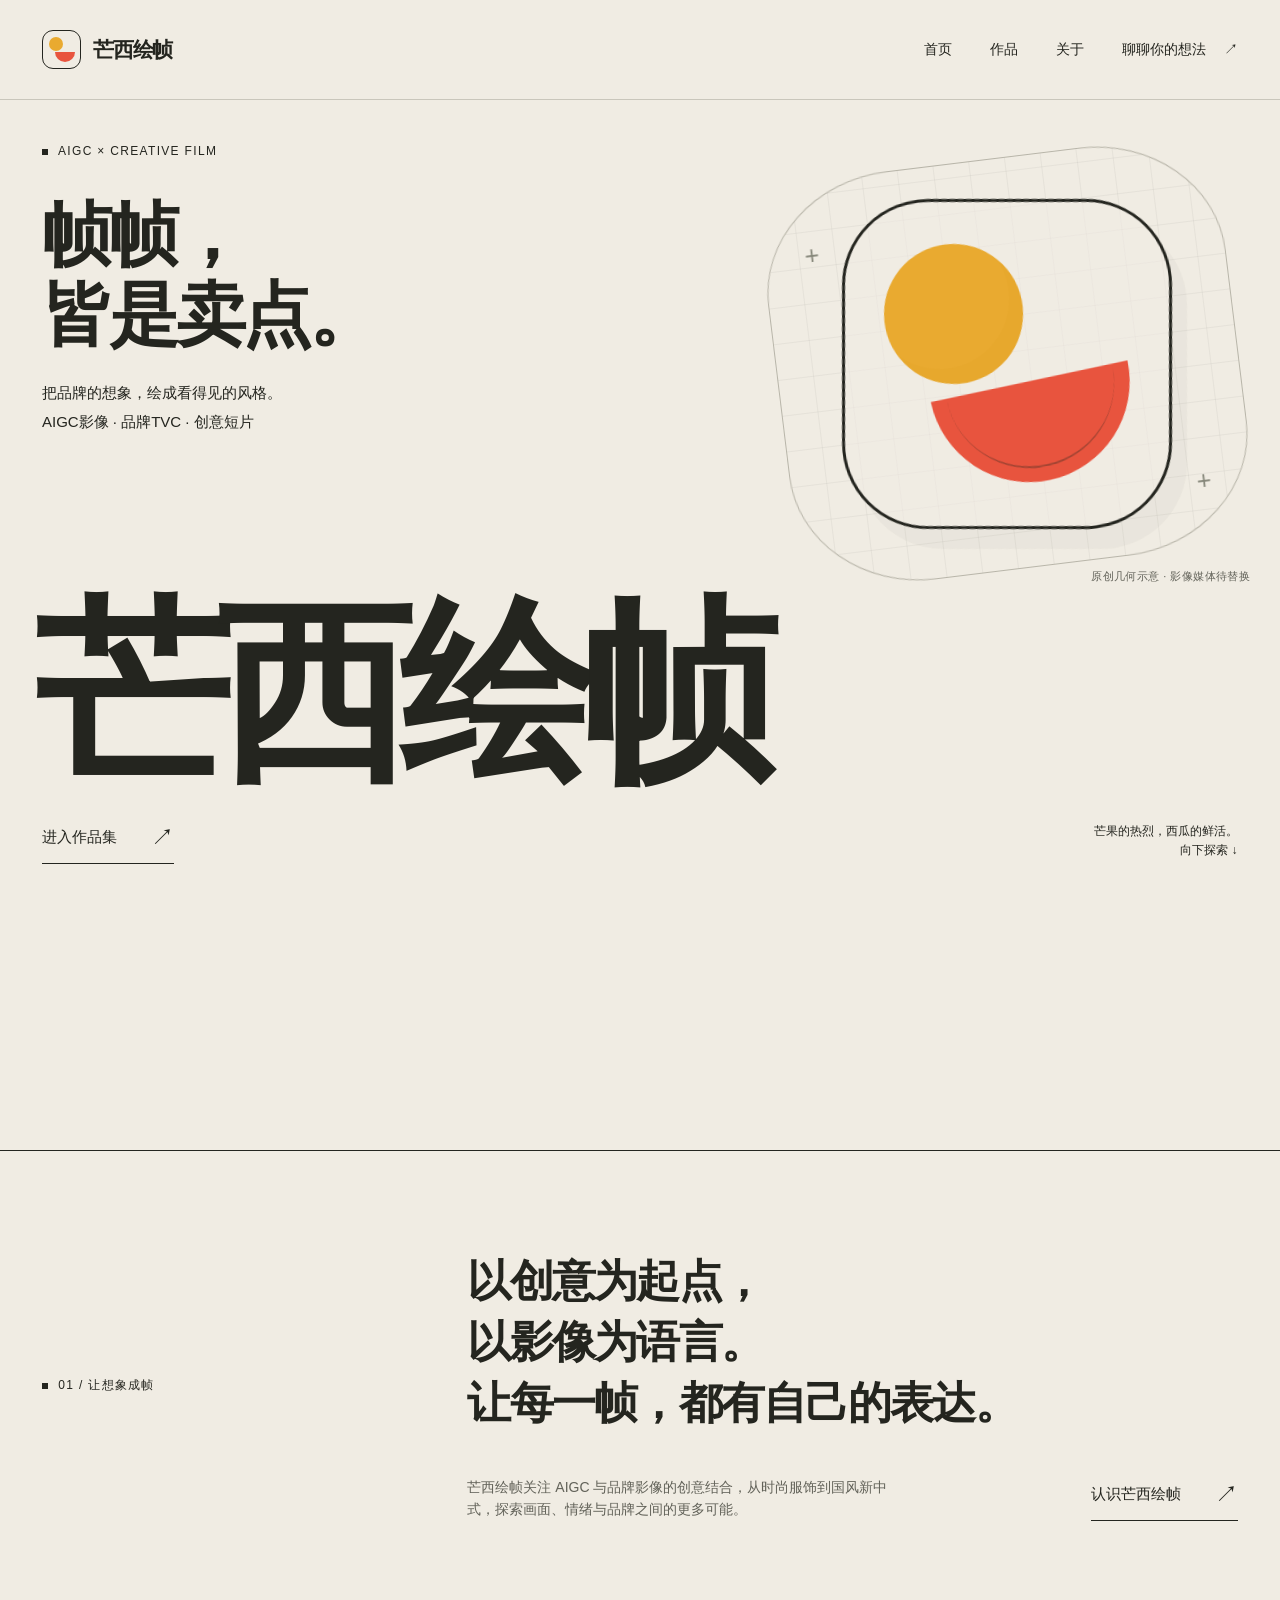
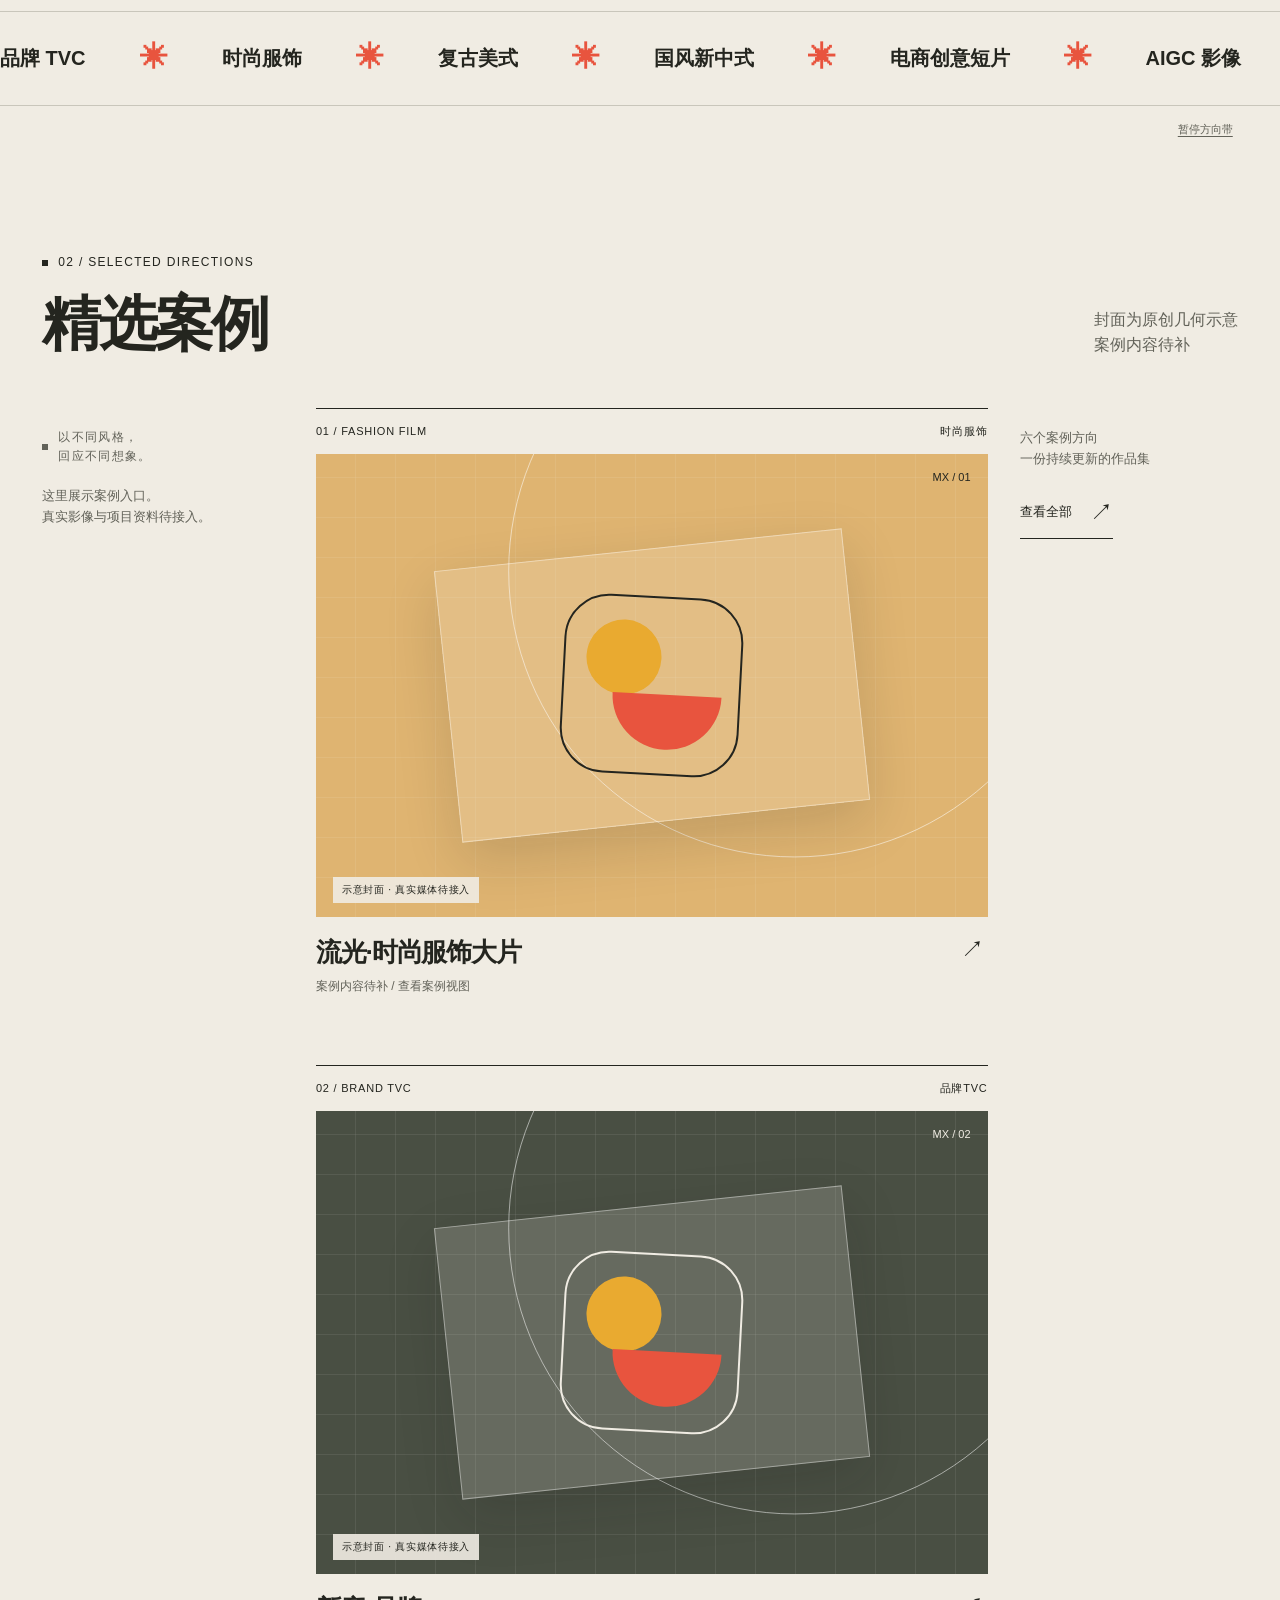
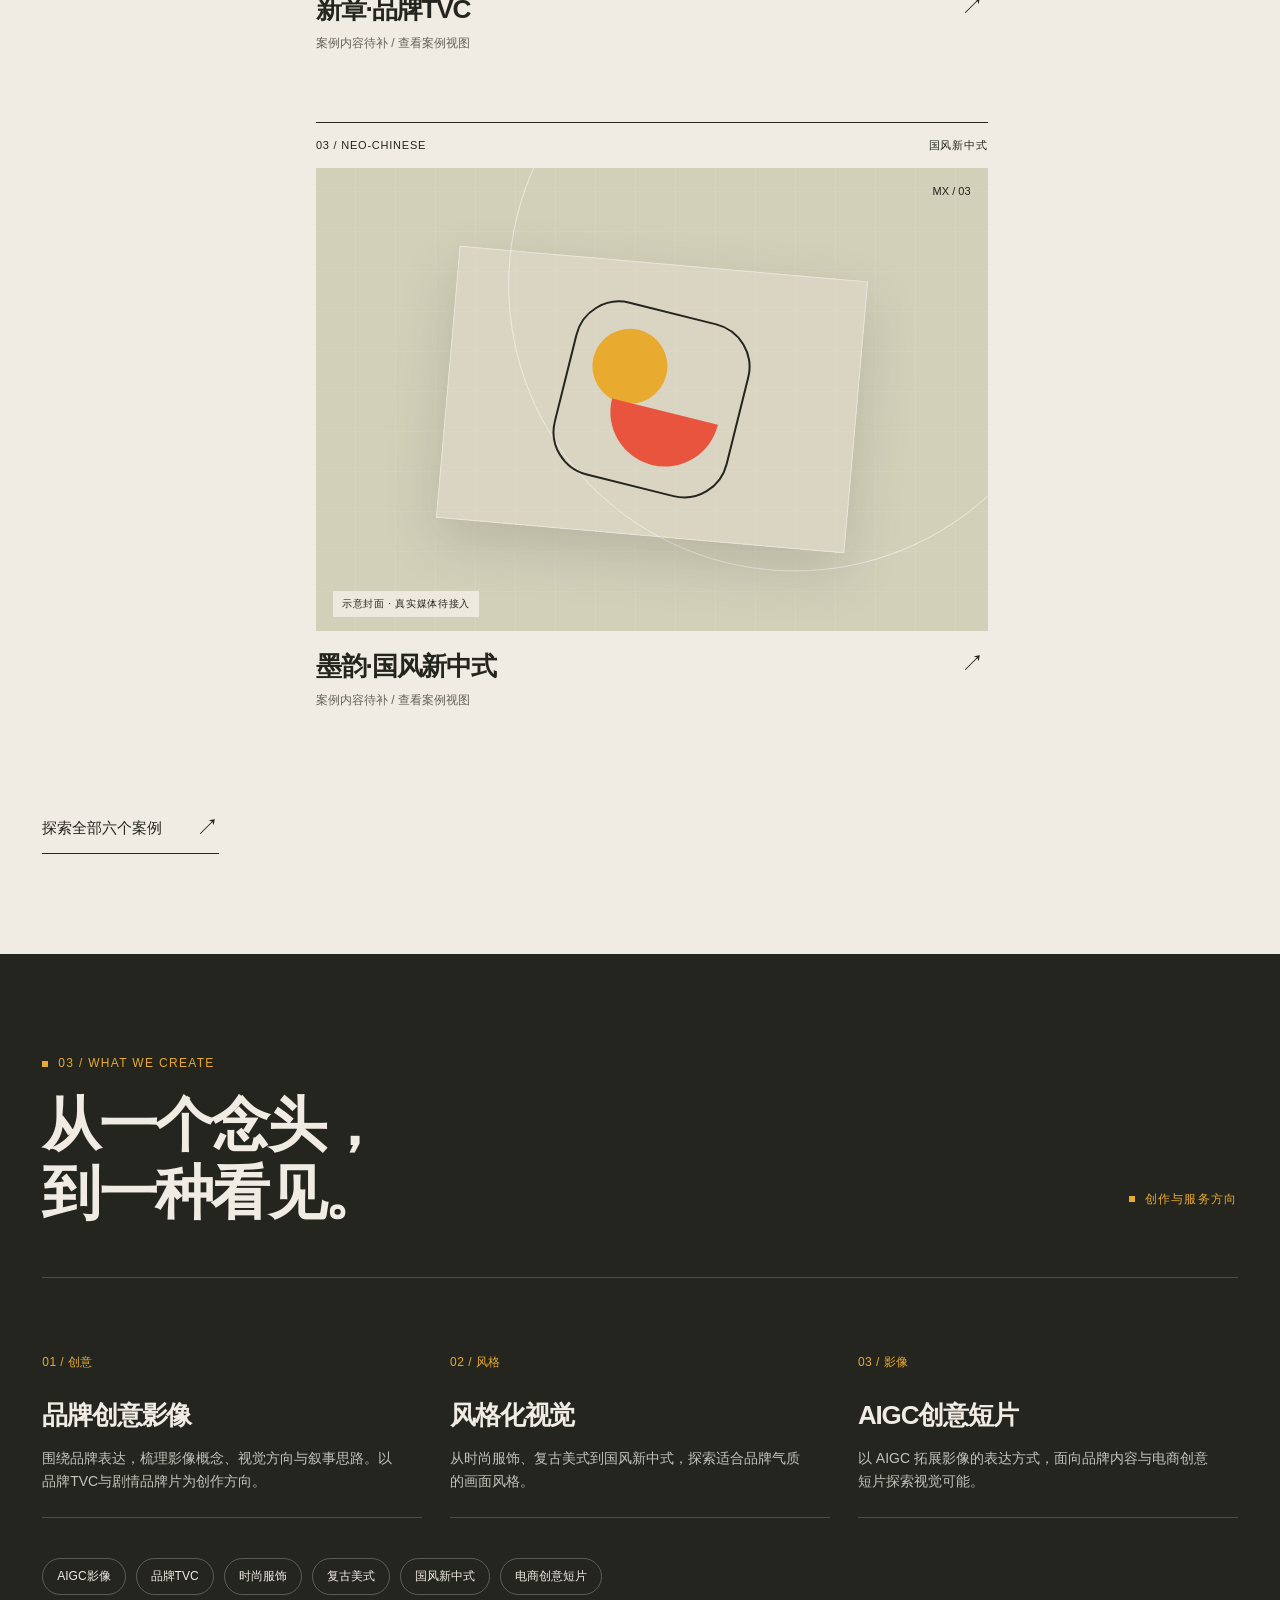
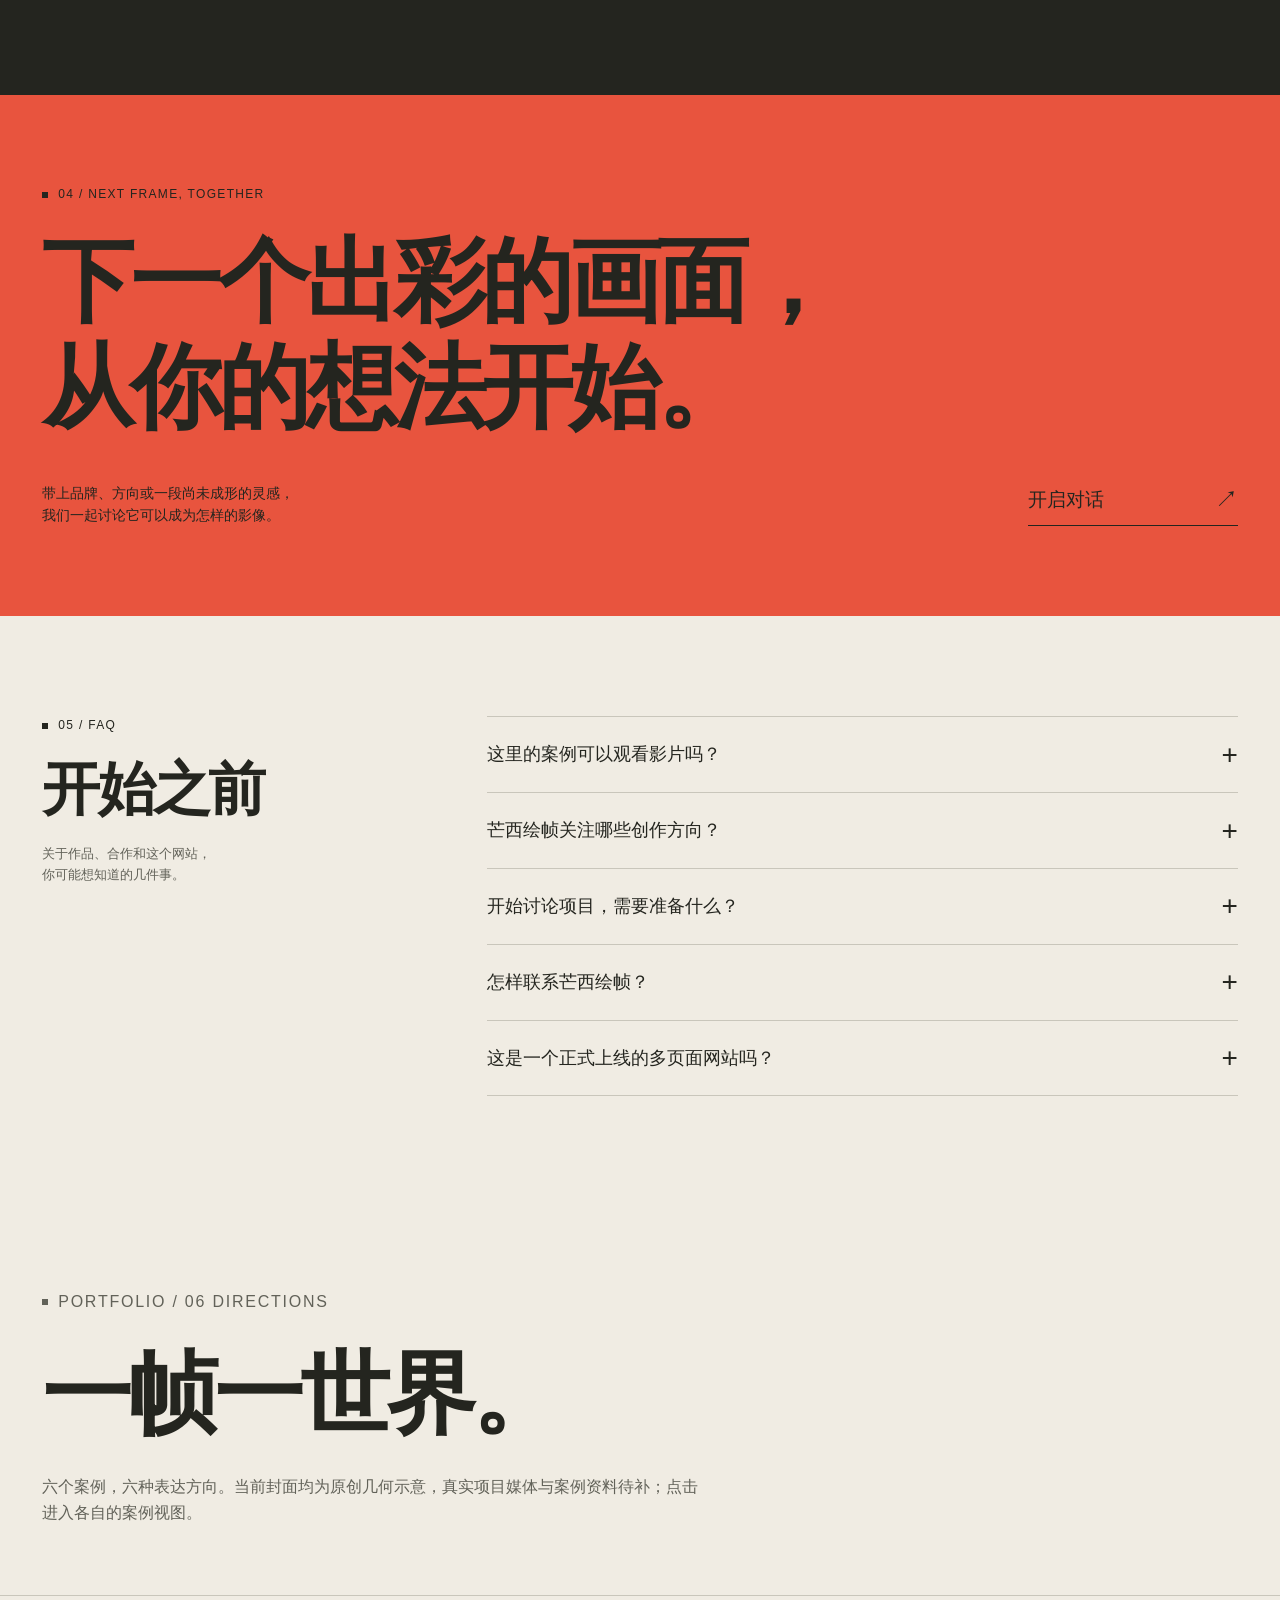
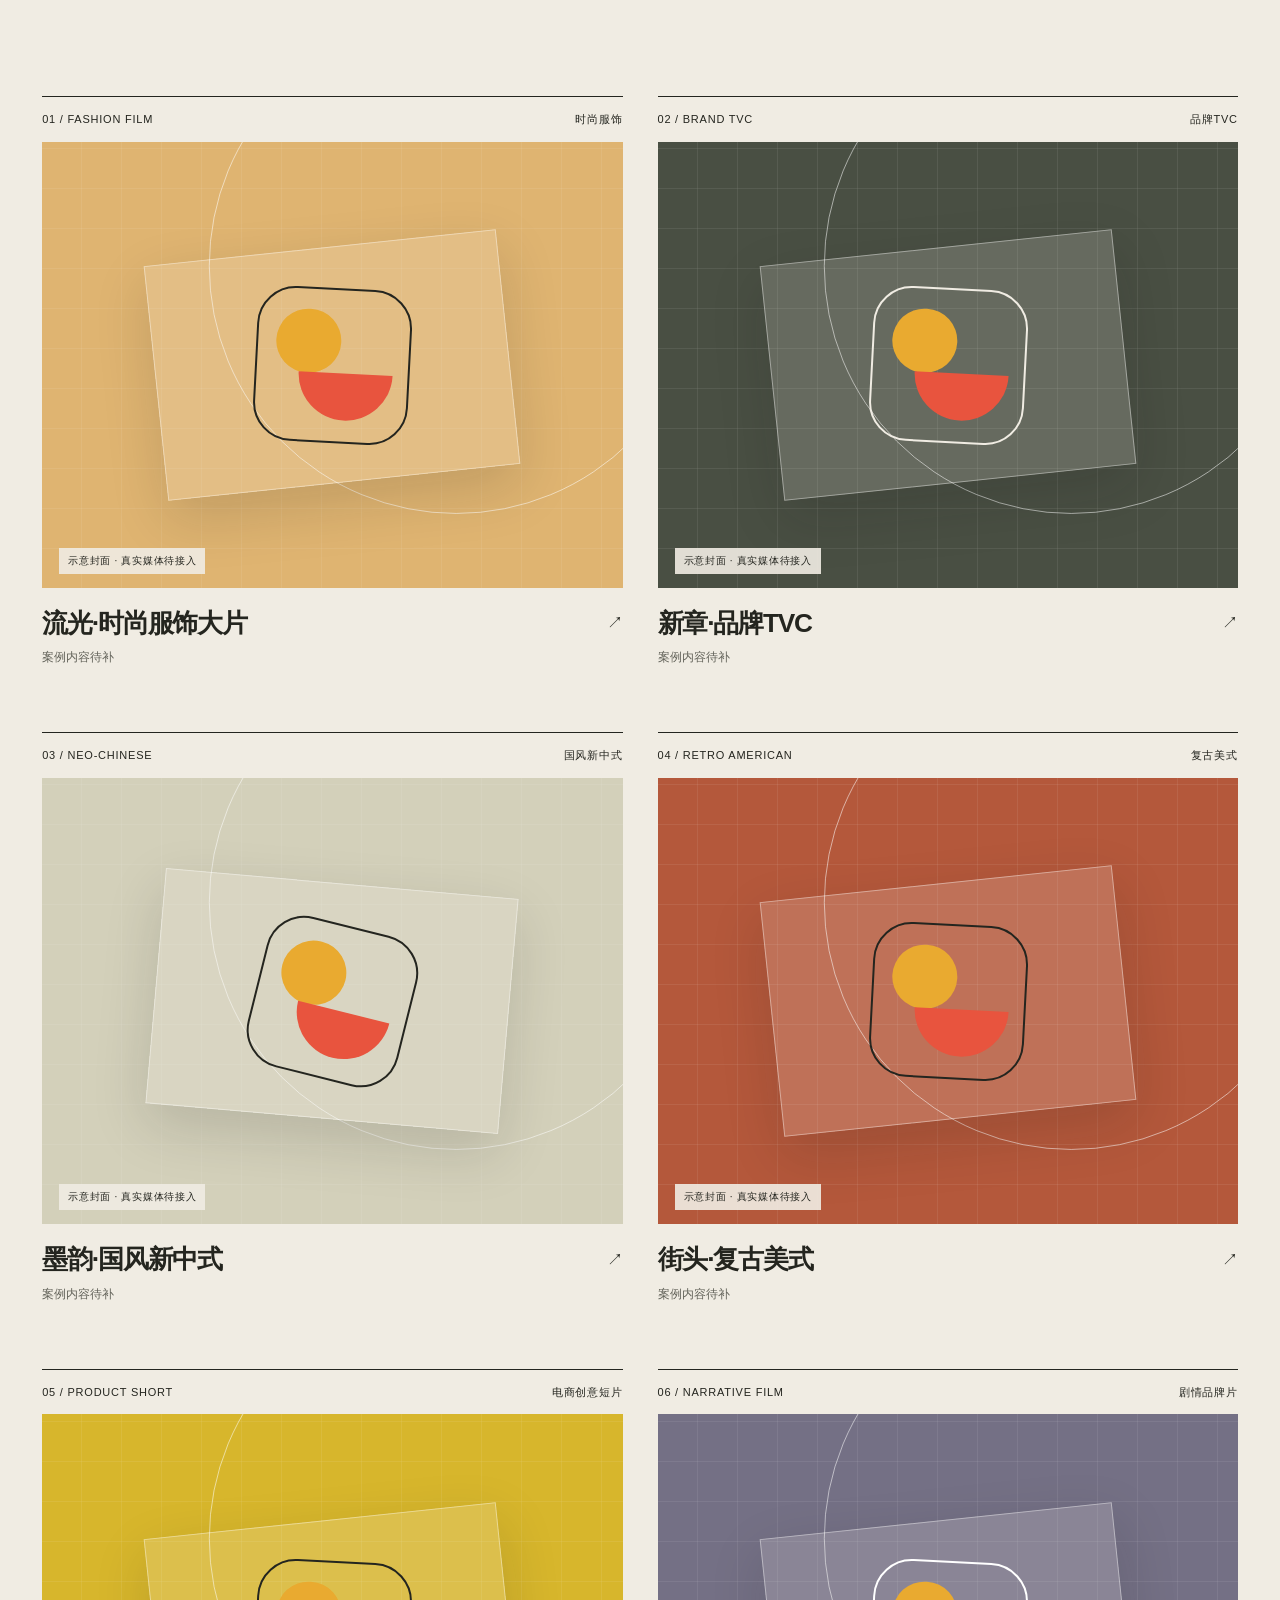
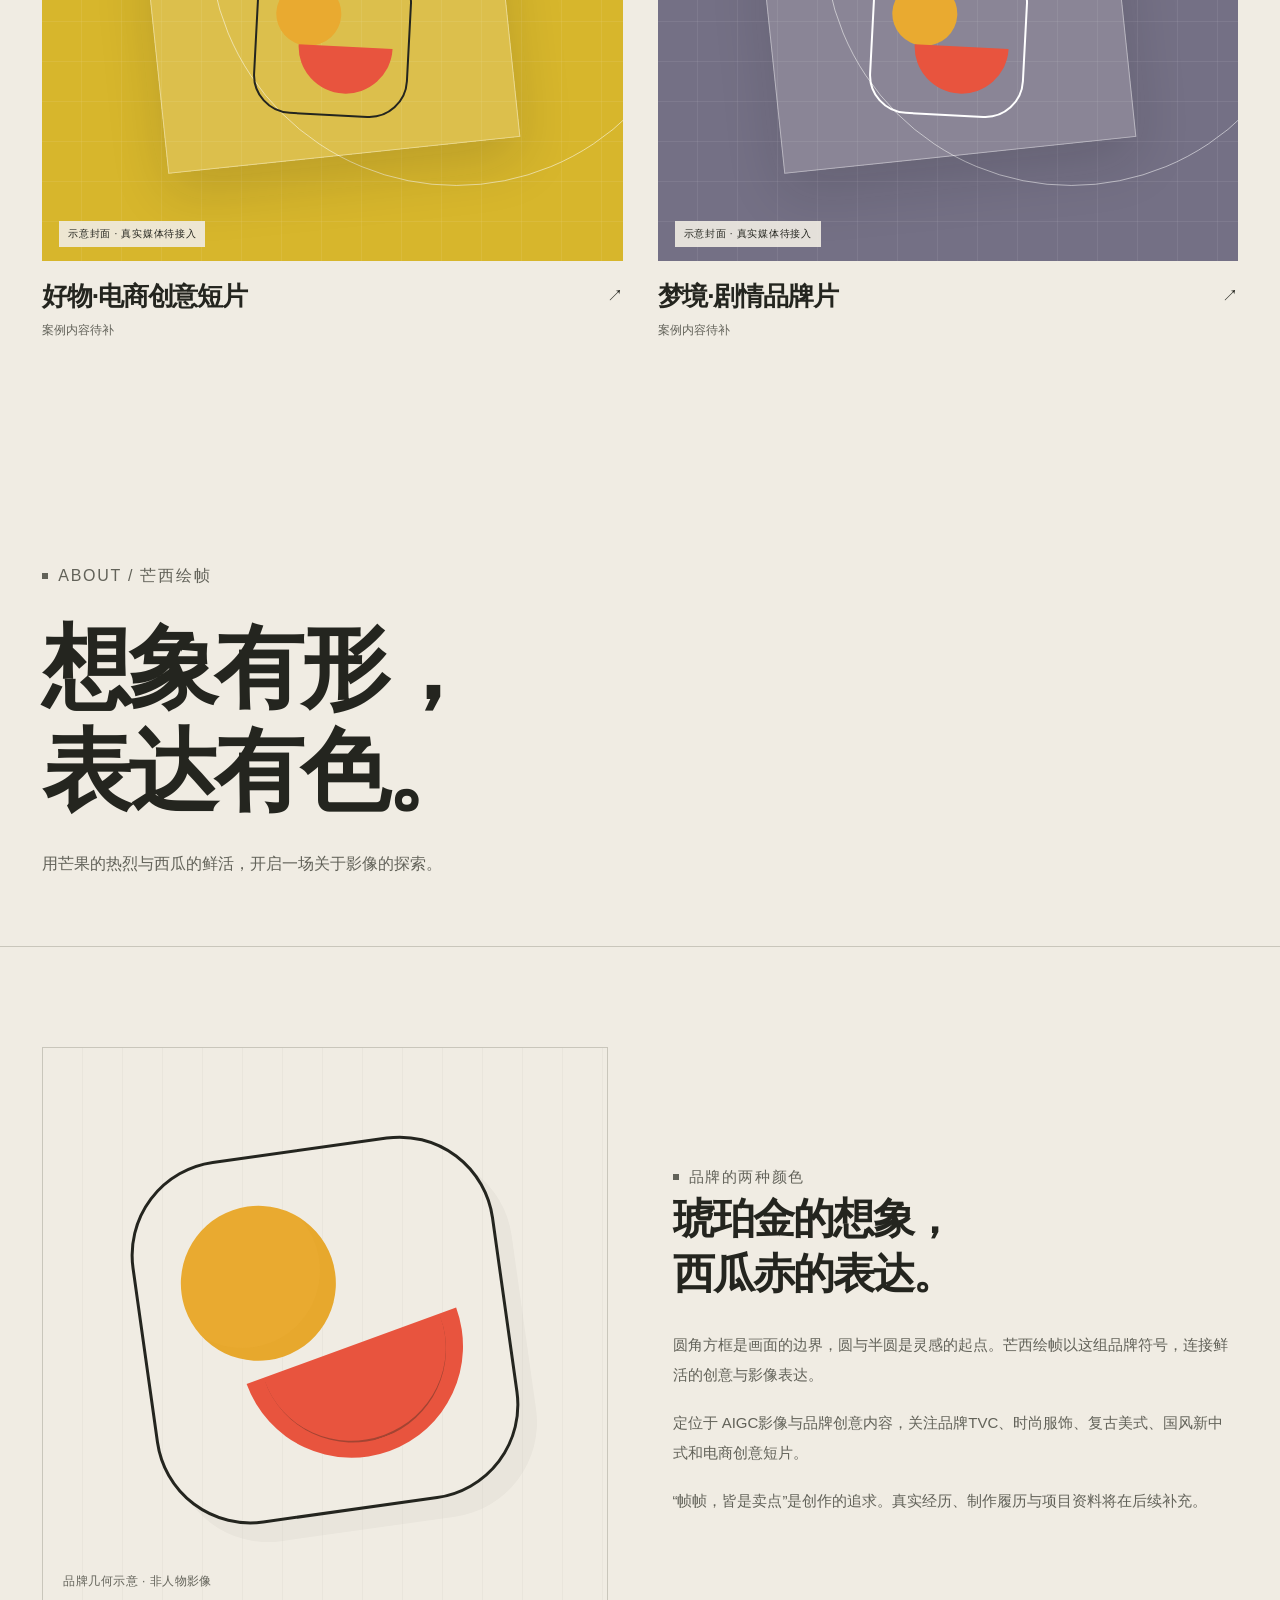
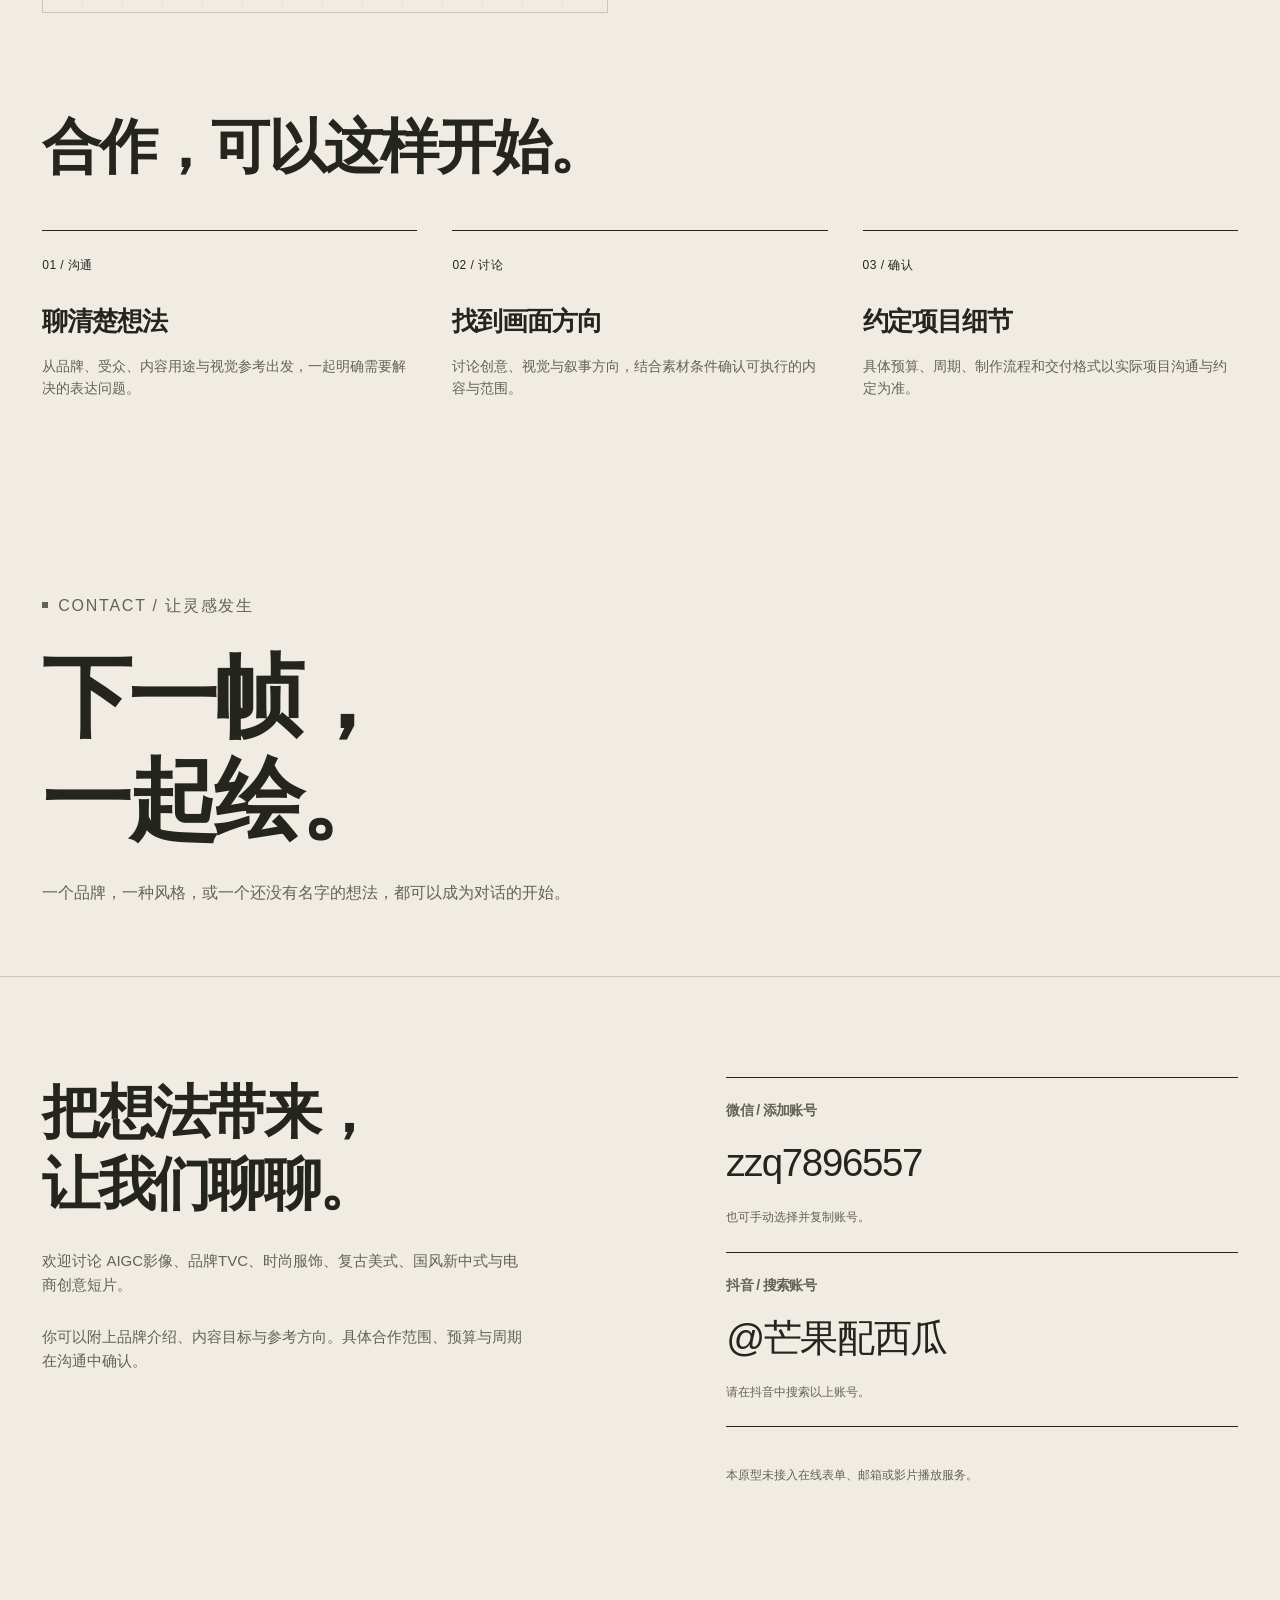
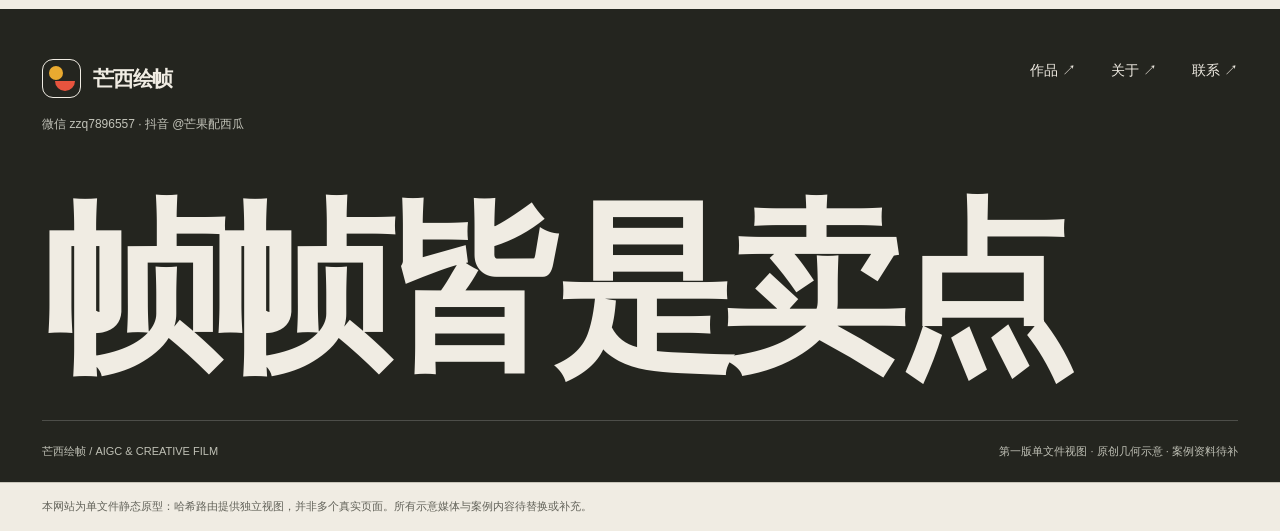
<file: prototype-v2.html>
<!DOCTYPE html> <html lang="zh-CN"> <head> <meta charset="UTF-8"> <meta name="viewport" content="width=device-width, initial-scale=1"> <meta name="theme-color" content="#f0ece3"> <meta name="description" content="芒西绘帧 · 帧帧，皆是卖点。AIGC影像与品牌创意影像作品集首版原型。"> <title>芒西绘帧 — 帧帧，皆是卖点</title> <style> :root{--paper:#f0ece3;--ink:#24251f;--muted:#626259;--line:#c9c6bb;--gold:#e9aa30;--red:#e8543e;--pad:clamp(20px,3.3vw,64px);--ease:cubic-bezier(.22,.68,0,1.01)} *{box-sizing:border-box}html{scroll-behavior:smooth;scroll-padding-top:30px}body{margin:0;background:var(--paper);color:var(--ink);font-family:Arial,"PingFang SC","Microsoft YaHei",sans-serif;line-height:1.6}a{color:inherit;text-decoration:none}button{font:inherit;color:inherit}button,a,summary{-webkit-tap-highlight-color:transparent}button{cursor:pointer}a:focus-visible,button:focus-visible,summary:focus-visible{outline:3px solid #925708;outline-offset:6px}::selection{background:var(--gold);color:var(--ink)}h1,h2,h3,p{margin:0}h1,h2,h3{font-weight:600;line-height:1.15;letter-spacing:-.045em}button{border:0;background:none}ul{margin:0;padding:0;list-style:none}small{font-size:12px;letter-spacing:.04em}.muted{color:var(--muted)}.wrap{padding-inline:var(--pad)}.skip{position:absolute;left:20px;top:-80px;z-index:100;background:var(--ink);color:white;padding:12px 20px}.skip:focus{top:14px}.sr-only{position:absolute;width:1px;height:1px;padding:0;margin:-1px;overflow:hidden;clip:rect(0,0,0,0);white-space:nowrap}.js [data-view][hidden]{display:none!important}[hidden]{display:none!important} .header{height:100px;display:flex;align-items:center;justify-content:space-between;position:relative;z-index:20;border-bottom:1px solid var(--line);gap:24px}.brand{display:flex;align-items:center;gap:12px;font-size:21px;font-weight:700;letter-spacing:-.06em}.brand-symbol{width:39px;height:39px;position:relative;border:1.5px solid currentColor;border-radius:11px;display:block;flex-shrink:0}.brand-symbol:before{content:"";position:absolute;left:6px;top:6px;width:14px;height:14px;background:var(--gold);border-radius:50%}.brand-symbol:after{content:"";position:absolute;right:5px;bottom:6px;width:20px;height:10px;background:var(--red);border-radius:0 0 20px 20px}.desktop-nav{display:flex;gap:38px;align-items:center;font-size:14px}.desktop-nav a{position:relative;padding:7px 0}.desktop-nav a:after{content:"";position:absolute;left:0;bottom:0;right:0;height:1px;background:currentColor;transform:scaleX(0);transform-origin:left;transition:transform .3s}.desktop-nav a:hover:after,.desktop-nav a[aria-current=page]:after{transform:scaleX(1)}.nav-contact{display:flex;gap:18px;align-items:center}.status-dot{width:7px;height:7px;border-radius:50%;background:var(--red);display:inline-block}.menu-toggle{display:none;width:44px;height:44px;align-items:center;justify-content:center;flex-direction:column;gap:6px}.menu-toggle span{width:23px;height:1px;background:var(--ink);transition:transform .35s}.menu-toggle[aria-expanded=true] span:first-child{transform:translateY(3.5px) rotate(45deg)}.menu-toggle[aria-expanded=true] span:last-child{transform:translateY(-3.5px) rotate(-45deg)}.mobile-menu{display:none} .eyebrow{font-size:12px;letter-spacing:.11em;text-transform:uppercase;display:flex;gap:10px;align-items:center}.eyebrow:before{content:"";width:6px;height:6px;background:currentColor;display:inline-block}.hero-stage{height:calc(100svh + 150px);min-height:950px;position:relative}.hero{height:calc(100svh - 0px);min-height:790px;position:sticky;top:0;overflow:hidden;display:flex;flex-direction:column;justify-content:space-between;padding-top:42px;padding-bottom:36px}.hero-top{display:grid;grid-template-columns:1fr 1fr;gap:30px;align-items:start;position:relative;z-index:2}.hero h1{font-size:clamp(50px,5.5vw,90px);margin-top:34px;line-height:1.13}.hero h1 span{display:block}.hero-copy{max-width:370px;font-size:15px;margin-top:25px;line-height:1.9}.hero-art{position:absolute;right:var(--pad);top:58px;width:clamp(340px,36vw,550px);aspect-ratio:1.12;transform:rotate(-7deg);border:1px solid #b8b5a9;border-radius:29%;background:repeating-linear-gradient(0deg,transparent 0 35px,#24251f0d 35px 36px),repeating-linear-gradient(90deg,transparent 0 35px,#24251f0d 35px 36px);display:grid;place-items:center}.hero-art:before,.hero-art:after{content:"+";position:absolute;font-size:25px;font-weight:300;color:#858679}.hero-art:before{top:13%;left:9%}.hero-art:after{bottom:11%;right:9%}.frame-symbol{width:72%;aspect-ratio:1;border:3px solid var(--ink);border-radius:26%;position:relative;transform:rotate(7deg);background:#f0ece38c;box-shadow:15px 20px 0 #24251f08}.frame-symbol .sun{position:absolute;top:13%;left:12%;width:43%;aspect-ratio:1;border-radius:50%;background:var(--gold);box-shadow:inset -14px -15px 0 #cf891814}.frame-symbol .melon{position:absolute;bottom:14%;right:9%;width:62%;aspect-ratio:2;border-radius:0 0 200px 200px;background:var(--red);transform:rotate(-12deg)}.frame-symbol .melon:after{content:"";position:absolute;inset:0 8% 13%;border-bottom:2px solid #24251f59;border-radius:0 0 200px 200px}.art-caption{position:absolute;right:14px;bottom:-35px;transform:rotate(7deg);font-size:11px;color:var(--muted);letter-spacing:.04em}.hero-bottom{position:relative;z-index:2}.hero-wordmark{font-weight:700;font-size:clamp(80px,15.3vw,238px);line-height:1.05;letter-spacing:-.07em;white-space:nowrap;margin-left:-.04em}.hero-meta{display:flex;justify-content:space-between;align-items:center;gap:20px;margin-top:22px;font-size:12px}.hero-meta span:last-child{max-width:230px;text-align:right}.hero-main{will-change:transform}.intro-layer{position:relative;background:var(--paper);z-index:3;border-top:1px solid var(--ink);padding-top:100px}.intro-grid{display:grid;grid-template-columns:1fr 2fr;gap:40px;padding-bottom:90px}.intro-text{font-size:clamp(26px,3.4vw,52px);line-height:1.4;letter-spacing:-.04em;max-width:950px}.intro-foot{display:flex;justify-content:space-between;gap:24px;margin-top:42px;align-items:end}.intro-foot p{font-size:14px;max-width:440px;color:var(--muted)} .arrow-link{display:inline-flex;align-items:center;justify-content:space-between;gap:34px;min-height:45px;border-bottom:1px solid currentColor;padding-bottom:7px;font-size:15px}.arrow-box{width:23px;height:23px;display:block;position:relative;overflow:hidden;flex-shrink:0}.arrow-box span{position:absolute;inset:0;font-size:23px;line-height:23px;transition:transform .45s var(--ease)}.arrow-box span:last-child{transform:translate(-120%,120%)}.arrow-link:hover .arrow-box span:first-child,.arrow-link:focus-visible .arrow-box span:first-child{transform:translate(120%,-120%)}.arrow-link:hover .arrow-box span:last-child,.arrow-link:focus-visible .arrow-box span:last-child{transform:translate(0,0)} .marquee{overflow:hidden;border-block:1px solid var(--line);padding:24px 0}.marquee-track{display:flex;width:max-content;animation:marquee 36s linear infinite}.marquee-group{display:flex;align-items:center;gap:54px;padding-right:54px;font-size:20px;font-weight:600;white-space:nowrap}.marquee-group i{font-style:normal;color:var(--red);font-size:28px}@keyframes marquee{to{transform:translateX(-50%)}}.marquee:hover .marquee-track,.marquee:focus-within .marquee-track{animation-play-state:paused}.motion-control{font-size:11px;display:flex;justify-content:end;padding:10px var(--pad);color:var(--muted)}.motion-control button{text-decoration:underline;text-underline-offset:3px;padding:5px}.motion-paused .marquee-track{animation-play-state:paused}.section{padding:100px var(--pad)}.section-heading{display:flex;align-items:end;justify-content:space-between;gap:25px;margin-bottom:50px}.section-heading h2{font-size:clamp(34px,4.6vw,70px)}.section-heading .eyebrow{margin-bottom:18px}.selected-layout{display:grid;grid-template-columns:.72fr 2fr .65fr;gap:32px;align-items:start}.selected-aside{position:sticky;top:45px;font-size:13px}.selected-aside p{margin-top:20px;color:var(--muted)}.selected-aside .arrow-link{font-size:13px;gap:18px;margin-top:24px}.stack{padding-bottom:30px}.work-card{display:block;background:var(--paper);border-top:1px solid var(--ink);padding-top:14px;margin-bottom:45px}.stack .work-card{position:sticky;top:24px;box-shadow:0 -18px 0 var(--paper);padding-bottom:24px}.stack .work-card:nth-child(2){top:45px}.stack .work-card:nth-child(3){top:66px}.card-meta{display:flex;justify-content:space-between;gap:16px;font-size:11px;letter-spacing:.07em;margin-bottom:13px}.media{position:relative;overflow:hidden;aspect-ratio:1.45;display:grid;place-items:center;background:var(--media-bg,#dfb471);isolation:isolate}.media:before{content:"";position:absolute;inset:0;opacity:.3;background:repeating-linear-gradient(90deg,transparent 0 39px,#ffffff40 39px 40px),repeating-linear-gradient(0deg,transparent 0 39px,#ffffff40 39px 40px)}.media:after{content:"";position:absolute;width:85%;aspect-ratio:1;border:1px solid #fff8;border-radius:50%;transform:translate(25%,-20%);z-index:-1}.media-inner{width:61%;aspect-ratio:1.5;position:relative;display:grid;place-items:center;background:#f0ece32b;border:1px solid #ffffff65;box-shadow:0 20px 55px #17171725;transform:rotate(-6deg);transition:transform .7s var(--ease)}.work-card:hover .media-inner,.work-card:focus-visible .media-inner{transform:rotate(-3deg) scale(1.09)}.media-shape{width:44%;aspect-ratio:1;border:2px solid var(--shape-line,#24251f);border-radius:25%;position:relative;transform:rotate(9deg)}.media-shape:before{content:"";position:absolute;top:13%;left:12%;width:43%;aspect-ratio:1;border-radius:50%;background:var(--gold)}.media-shape:after{content:"";position:absolute;right:10%;bottom:14%;width:62%;aspect-ratio:2;border-radius:0 0 100px 100px;background:var(--red)}.media-label{position:absolute;left:17px;bottom:14px;font-size:10px;letter-spacing:.07em;background:#f0ece3e8;color:var(--ink);padding:5px 9px;max-width:calc(100% - 34px)}.media-number{position:absolute;top:15px;right:17px;font-size:11px;color:var(--media-ink,#24251f)}.tone-2{--media-bg:#494f43;--media-ink:#f0ece3;--shape-line:#f0ece3}.tone-3{--media-bg:#d3d0ba}.tone-3 .media-inner{transform:rotate(5deg)}.tone-4{--media-bg:#b4583b;--media-ink:#fff}.tone-5{--media-bg:#d7b62c}.tone-6{--media-bg:#747085;--media-ink:#fff;--shape-line:#fff}.card-title{display:flex;justify-content:space-between;gap:20px;align-items:center;margin-top:20px}.card-title h3{font-size:clamp(22px,2.05vw,33px)}.card-title .arrow-box{width:27px;height:27px}.card-desc{font-size:12px;color:var(--muted);margin-top:10px}.services{background:var(--ink);color:var(--paper)}.services .eyebrow{color:var(--gold)}.services .section-heading{border-bottom:1px solid #ffffff30;padding-bottom:50px}.service-list{display:grid;grid-template-columns:repeat(3,1fr);gap:28px}.service{padding:20px 0 25px;border-bottom:1px solid #ffffff30}.service small{color:var(--gold)}.service h3{font-size:26px;margin-top:28px;margin-bottom:16px}.service p{font-size:14px;color:#c2c3b9;max-width:350px}.service-tags{margin-top:40px;display:flex;gap:10px;flex-wrap:wrap}.service-tags span{border:1px solid #ffffff40;padding:8px 14px;border-radius:30px;font-size:12px}.collab{background:var(--red);padding-block:90px}.collab .eyebrow{margin-bottom:25px}.collab h2{font-size:clamp(45px,7.2vw,108px);line-height:1.15;max-width:1100px}.collab-bottom{display:flex;justify-content:space-between;gap:30px;align-items:end;margin-top:40px}.collab-bottom p{max-width:420px;font-size:14px}.collab .arrow-link{min-width:210px;font-size:19px}.faq-layout{display:grid;grid-template-columns:1fr 2fr;gap:70px}.faq-layout h2{font-size:clamp(34px,4.5vw,65px);margin-top:20px}.faq-layout .muted{margin-top:22px;font-size:13px;max-width:230px}.faq-list details{border-top:1px solid var(--line);padding:23px 0}.faq-list details:last-child{border-bottom:1px solid var(--line)}summary{display:flex;align-items:center;justify-content:space-between;gap:25px;cursor:pointer;list-style:none;font-size:18px}summary::-webkit-details-marker{display:none}summary:after{content:"+";font-size:28px;line-height:1;font-weight:300;flex-shrink:0}details[open] summary:after{content:"−"}.faq-answer{font-size:14px;color:var(--muted);line-height:1.9;padding-top:20px;max-width:670px;padding-right:35px} .footer{padding:50px var(--pad) 22px;background:var(--ink);color:var(--paper)}.footer-top{display:flex;justify-content:space-between;gap:40px;align-items:start}.footer-links{display:flex;gap:35px;font-size:14px}.footer .brand-symbol{color:var(--paper)}.footer-word{font-size:clamp(60px,14.2vw,220px);font-weight:700;letter-spacing:-.065em;line-height:1.1;margin-top:55px;white-space:nowrap}.footer-bottom{display:flex;justify-content:space-between;gap:20px;flex-wrap:wrap;margin-top:30px;padding-top:22px;border-top:1px solid #ffffff30;font-size:11px;color:#bfc0b5}.footer-contact{font-size:12px;color:#c2c3b9;margin-top:17px}.page-head{padding:65px var(--pad) 70px;border-bottom:1px solid var(--line)}.page-head .eyebrow{margin-bottom:28px}.page-head h1{font-size:clamp(47px,7vw,104px)}.page-head p{max-width:660px;font-size:16px;color:var(--muted);margin-top:28px}.page-head .arrow-link{margin-bottom:35px}.work-grid{display:grid;grid-template-columns:1fr 1fr;gap:35px}.work-grid .work-card{margin-bottom:30px}.work-grid .media{aspect-ratio:1.3}.about-grid{display:grid;grid-template-columns:1fr 1fr;gap:65px;align-items:center}.about-art{aspect-ratio:1;display:grid;place-items:center;border:1px solid var(--line);background:repeating-linear-gradient(90deg,transparent 0 39px,#24251f08 39px 40px);position:relative}.about-art .frame-symbol{width:65%;transform:rotate(-8deg);background:transparent}.about-art small{position:absolute;bottom:20px;left:20px;color:var(--muted)}.about-text h2{font-size:clamp(30px,3.3vw,48px);line-height:1.3;margin-bottom:28px}.about-text p{color:var(--muted);font-size:15px;line-height:2;margin-top:18px}.process{display:grid;grid-template-columns:repeat(3,1fr);gap:35px}.process article{border-top:1px solid var(--ink);padding-top:20px}.process h3{font-size:26px;margin:30px 0 18px}.process p{font-size:14px;color:var(--muted)}.contact-grid{display:grid;grid-template-columns:1.2fr 1fr;gap:70px}.contact-intro h2{font-size:clamp(32px,4.5vw,65px);line-height:1.25}.contact-intro p{color:var(--muted);max-width:480px;margin-top:28px;font-size:15px}.contact-item{border-top:1px solid var(--ink);padding:24px 0}.contact-item h3{font-size:14px;margin-bottom:14px;color:var(--muted)}.contact-value{font-size:clamp(23px,3vw,41px);letter-spacing:-.035em;overflow-wrap:anywhere}.copy-button{display:none;border:1px solid var(--ink);border-radius:50px;padding:8px 18px;font-size:12px;margin-top:16px}.js .copy-button{display:inline-block}.contact-note{font-size:12px;color:var(--muted);margin-top:15px}.detail-cover{margin:0 var(--pad);aspect-ratio:2.05}.detail-cover .media-inner{width:44%;aspect-ratio:1.45}.detail-body{display:grid;grid-template-columns:1fr 2fr;gap:80px}.detail-body h2{font-size:34px}.detail-note{border-left:3px solid var(--red);padding-left:18px;color:var(--muted);font-size:14px;margin-bottom:45px}.detail-block{border-top:1px solid var(--line);padding:25px 0 35px}.detail-block h3{font-size:24px;margin-bottom:18px}.detail-block p{font-size:15px;color:var(--muted);line-height:1.9}.detail-nav{display:flex;justify-content:space-between;gap:30px;margin-top:30px}.prototype-note{padding:15px var(--pad);font-size:11px;color:var(--muted);border-top:1px solid var(--line);background:var(--paper)}.reveal{opacity:1}.js.motion-enabled .reveal{opacity:0;transform:translateY(30px);transition:opacity .8s var(--ease),transform .8s var(--ease);transition-delay:var(--delay,0ms)}.js.motion-enabled .reveal.is-visible{opacity:1;transform:translateY(0)}.hero .reveal:nth-child(2){--delay:140ms}.hero .reveal:nth-child(3){--delay:280ms} @media(min-width:1700px){.hero-stage{min-height:1050px}.hero{min-height:900px}} @media(max-width:1000px){.desktop-nav{gap:22px}.selected-layout{grid-template-columns:.7fr 2fr}.selected-layout>.selected-aside:last-child{display:none}.hero-art{top:110px;width:39vw}.hero h1{font-size:6vw}.intro-grid{grid-template-columns:.7fr 2fr}.faq-layout{gap:35px}.hero-stage{min-height:880px}.hero{min-height:730px}} @media(max-width:700px){.header{height:77px}.brand{font-size:19px}.brand-symbol{width:35px;height:35px}.desktop-nav{display:none}.js .menu-toggle{display:flex}.mobile-menu{position:absolute;top:76px;left:var(--pad);right:var(--pad);background:var(--ink);color:var(--paper);padding:20px 24px 24px;border-radius:0 0 14px 14px;box-shadow:0 20px 30px #0002}.js .mobile-menu:not([hidden]){display:block;animation:panel .35s var(--ease)}@keyframes panel{from{opacity:0;transform:translateY(-12px)}to{opacity:1;transform:translateY(0)}}.mobile-menu a{display:flex;justify-content:space-between;padding:12px 0;font-size:22px;border-bottom:1px solid #ffffff25}.mobile-menu p{font-size:11px;color:#c2c3b9;margin-top:18px}.nojs-nav{display:flex;gap:18px;flex-wrap:wrap;font-size:12px;padding:15px var(--pad);border-bottom:1px solid var(--line)}.hero-stage{height:calc(100svh + 80px);min-height:870px}.hero{height:100svh;min-height:790px;padding-top:30px;padding-bottom:30px}.hero-top{display:block}.hero h1{font-size:48px;margin-top:25px}.hero-copy{font-size:13px;max-width:280px;margin-top:19px}.hero-art{width:260px;top:315px;right:calc(50% - 130px);border-radius:28%}.hero-wordmark{font-size:22vw;letter-spacing:-.075em}.hero-meta{font-size:10px;align-items:start;margin-top:20px;gap:10px}.hero-meta span:last-child{max-width:130px}.intro-layer{padding-top:60px}.intro-grid{display:block;padding-bottom:50px}.intro-text{font-size:27px;line-height:1.5;margin-top:30px}.intro-foot{display:block;margin-top:25px}.intro-foot .arrow-link{margin-top:25px}.marquee{padding:18px 0}.marquee-group{font-size:17px;gap:30px;padding-right:30px}.section{padding-block:60px}.section-heading{align-items:start;margin-bottom:32px}.section-heading h2{font-size:37px}.section-heading>.muted{font-size:11px;max-width:110px}.selected-layout{display:block}.selected-aside{position:static}.selected-aside p{margin-top:0;margin-bottom:25px}.selected-aside>.eyebrow{display:none}.stack{padding-bottom:0}.stack .work-card{position:relative;top:auto!important;box-shadow:none;margin-bottom:35px;padding-bottom:0}.media{aspect-ratio:1.08}.media-inner{width:70%;aspect-ratio:1.3}.card-title h3{font-size:24px}.service-list{grid-template-columns:1fr}.services .section-heading{padding-bottom:30px}.service{padding-top:10px}.service h3{margin-top:17px}.service-tags{margin-top:30px}.collab h2{font-size:46px}.collab-bottom{display:block;margin-top:25px}.collab .arrow-link{margin-top:30px}.faq-layout{display:block}.faq-layout .muted{max-width:100%;margin-top:17px;margin-bottom:30px}.faq-layout h2{font-size:36px}.faq-list details{padding:20px 0}summary{font-size:16px}.faq-answer{padding-right:15px;font-size:13px}.footer-top{display:block}.footer-links{gap:25px;flex-wrap:wrap;margin-top:30px;font-size:13px}.footer-word{font-size:21vw;margin-top:35px}.footer-bottom{font-size:10px}.page-head{padding-top:40px;padding-bottom:45px}.page-head h1{font-size:48px}.page-head p{font-size:14px}.work-grid{grid-template-columns:1fr;gap:0}.work-grid .media{aspect-ratio:1.08}.about-grid,.contact-grid,.detail-body{grid-template-columns:1fr;gap:35px}.about-text h2{font-size:34px}.process{grid-template-columns:1fr;gap:25px}.process h3{margin-top:20px}.contact-intro h2{font-size:37px}.contact-value{font-size:32px}.detail-cover{aspect-ratio:1.1}.detail-cover .media-inner{width:70%}.detail-nav{flex-direction:column;align-items:start}.detail-body h2{font-size:30px}} @media(prefers-reduced-motion:reduce){html{scroll-behavior:auto},:before,:after{animation:none!important;transition:none!important}.hero-main{transform:none!important}.reveal{opacity:1!important;transform:none!important}.marquee-track{width:100%;flex-wrap:wrap}.marquee-group{white-space:normal;flex-wrap:wrap;gap:15px;padding:0 var(--pad);font-size:15px}.marquee-group[aria-hidden]{display:none}.motion-control{display:none}} .hero{height:calc(100svh - 100px);min-height:720px} @media(max-width:700px){.hero{height:calc(100svh - 77px);min-height:720px}.footer-word{font-size:15.1vw}#detail-title{text-wrap:balance}} </style> </head> <body> <a href="#main" class="skip">跳到主要内容</a> <header class="header wrap"> <a class="brand" href="#/" aria-label="芒西绘帧，首页"><span class="brand-symbol" aria-hidden="true"></span>芒西绘帧</a> <nav class="desktop-nav" aria-label="主导航"> <a href="#/" data-nav="home">首页</a><a href="#/works" data-nav="works">作品</a><a href="#/about" data-nav="about">关于</a><a href="#/contact" data-nav="contact" class="nav-contact">聊聊你的想法 <span aria-hidden="true">↗</span></a> </nav> <button class="menu-toggle" aria-label="打开导航菜单" aria-expanded="false" aria-controls="mobile-menu"><span></span><span></span></button> <nav class="mobile-menu" id="mobile-menu" aria-label="移动导航" hidden> <a href="#/">首页 <span aria-hidden="true">↗</span></a><a href="#/works">作品 <span aria-hidden="true">↗</span></a><a href="#/about">关于 <span aria-hidden="true">↗</span></a><a href="#/contact">联系 <span aria-hidden="true">↗</span></a><p>让一个想法，成为值得被记住的画面。<br>微信 · zzq7896557</p> </nav> </header> <noscript><nav class="nojs-nav" aria-label="无脚本导航"><a href="#home">首页</a><a href="#works">作品</a><a href="#about">关于</a><a href="#contact">联系</a></nav><p class="prototype-note">当前未启用 JavaScript：下方内容可直接阅读，FAQ 可使用；独立案例视图和动态效果需要启用 JavaScript。</p></noscript> <main id="main" tabindex="-1"> <section data-view="home" id="home" aria-label="首页"> <div class="hero-stage"> <div class="hero wrap"> <div class="hero-main hero-top"> <div> <p class="eyebrow reveal">AIGC × CREATIVE FILM</p> <h1 class="reveal"><span>帧帧，</span><span>皆是卖点。</span></h1> <p class="hero-copy reveal">把品牌的想象，绘成看得见的风格。<br>AIGC影像 · 品牌TVC · 创意短片</p> </div> </div> <div class="hero-art hero-main" role="img" aria-label="原创品牌几何视觉：圆角方框中的琥珀金圆与西瓜赤半圆"> <div class="frame-symbol"><span class="sun"></span><span class="melon"></span></div><span class="art-caption">原创几何示意 · 影像媒体待替换</span> </div> <div class="hero-bottom hero-main"> <div class="hero-wordmark reveal" aria-hidden="true">芒西绘帧</div> <div class="hero-meta reveal"><a href="#/works" class="arrow-link">进入作品集 <span class="arrow-box" aria-hidden="true"><span>↗</span><span>↗</span></span></a><span>芒果的热烈，西瓜的鲜活。<br>向下探索 ↓</span></div> </div> </div> </div> <div class="intro-layer"> <section class="intro-grid wrap" aria-labelledby="intro-title"> <p class="eyebrow reveal">01 / 让想象成帧</p> <div><h2 class="intro-text reveal" id="intro-title">以创意为起点，<br>以影像为语言。<br>让每一帧，都有自己的表达。</h2><div class="intro-foot reveal"><p>芒西绘帧关注 AIGC 与品牌影像的创意结合，从时尚服饰到国风新中式，探索画面、情绪与品牌之间的更多可能。</p><a href="#/about" class="arrow-link">认识芒西绘帧 <span class="arrow-box" aria-hidden="true"><span>↗</span><span>↗</span></span></a></div></div> </section> <div class="marquee" aria-label="创作方向：品牌TVC、时尚服饰、复古美式、国风新中式、电商创意短片、AIGC影像"> <div class="marquee-track"><div class="marquee-group"><span>品牌 TVC</span><i aria-hidden="true">✳</i><span>时尚服饰</span><i aria-hidden="true">✳</i><span>复古美式</span><i aria-hidden="true">✳</i><span>国风新中式</span><i aria-hidden="true">✳</i><span>电商创意短片</span><i aria-hidden="true">✳</i><span>AIGC 影像</span><i aria-hidden="true">✳</i></div><div class="marquee-group" aria-hidden="true"><span>品牌 TVC</span><i>✳</i><span>时尚服饰</span><i>✳</i><span>复古美式</span><i>✳</i><span>国风新中式</span><i>✳</i><span>电商创意短片</span><i>✳</i><span>AIGC 影像</span><i>✳</i></div></div> </div> <div class="motion-control"><button id="motion-pause" type="button" aria-pressed="false">暂停方向带</button></div> <section class="section" aria-labelledby="selected-title"> <div class="section-heading reveal"><div><p class="eyebrow">02 / SELECTED DIRECTIONS</p><h2 id="selected-title">精选案例</h2></div><p class="muted">封面为原创几何示意<br>案例内容待补</p></div> <div class="selected-layout"> <aside class="selected-aside"><p class="eyebrow">以不同风格，<br>回应不同想象。</p><p>这里展示案例入口。<br>真实影像与项目资料待接入。</p></aside> <div class="stack"> <a class="work-card" href="#/case/liuguang" data-case-link="liuguang"><div class="card-meta"><span>01 / FASHION FILM</span><span>时尚服饰</span></div><div class="media" role="img" aria-label="流光案例的原创几何示意封面，真实媒体待接入"><div class="media-inner"><div class="media-shape"></div></div><span class="media-number">MX / 01</span><span class="media-label">示意封面 · 真实媒体待接入</span></div><div class="card-title"><h3>流光·时尚服饰大片</h3><span class="arrow-box" aria-hidden="true"><span>↗</span><span>↗</span></span></div><p class="card-desc">案例内容待补 / 查看案例视图</p></a> <a class="work-card" href="#/case/xinzhang" data-case-link="xinzhang"><div class="card-meta"><span>02 / BRAND TVC</span><span>品牌TVC</span></div><div class="media tone-2" role="img" aria-label="新章案例的原创几何示意封面，真实媒体待接入"><div class="media-inner"><div class="media-shape"></div></div><span class="media-number">MX / 02</span><span class="media-label">示意封面 · 真实媒体待接入</span></div><div class="card-title"><h3>新章·品牌TVC</h3><span class="arrow-box" aria-hidden="true"><span>↗</span><span>↗</span></span></div><p class="card-desc">案例内容待补 / 查看案例视图</p></a> <a class="work-card" href="#/case/moyun" data-case-link="moyun"><div class="card-meta"><span>03 / NEO-CHINESE</span><span>国风新中式</span></div><div class="media tone-3" role="img" aria-label="墨韵案例的原创几何示意封面，真实媒体待接入"><div class="media-inner"><div class="media-shape"></div></div><span class="media-number">MX / 03</span><span class="media-label">示意封面 · 真实媒体待接入</span></div><div class="card-title"><h3>墨韵·国风新中式</h3><span class="arrow-box" aria-hidden="true"><span>↗</span><span>↗</span></span></div><p class="card-desc">案例内容待补 / 查看案例视图</p></a> </div> <aside class="selected-aside"><p>六个案例方向<br>一份持续更新的作品集</p><a href="#/works" class="arrow-link">查看全部 <span class="arrow-box" aria-hidden="true"><span>↗</span><span>↗</span></span></a></aside> </div> <a class="arrow-link reveal" href="#/works">探索全部六个案例 <span class="arrow-box" aria-hidden="true"><span>↗</span><span>↗</span></span></a> </section> <section class="section services" aria-labelledby="services-title"> <div class="section-heading reveal"><div><p class="eyebrow">03 / WHAT WE CREATE</p><h2 id="services-title">从一个念头，<br>到一种看见。</h2></div><span class="eyebrow">创作与服务方向</span></div> <div class="service-list"><article class="service reveal"><small>01 / 创意</small><h3>品牌创意影像</h3><p>围绕品牌表达，梳理影像概念、视觉方向与叙事思路。以品牌TVC与剧情品牌片为创作方向。</p></article><article class="service reveal" style="--delay:120ms"><small>02 / 风格</small><h3>风格化视觉</h3><p>从时尚服饰、复古美式到国风新中式，探索适合品牌气质的画面风格。</p></article><article class="service reveal" style="--delay:240ms"><small>03 / 影像</small><h3>AIGC创意短片</h3><p>以 AIGC 拓展影像的表达方式，面向品牌内容与电商创意短片探索视觉可能。</p></article></div> <div class="service-tags"><span>AIGC影像</span><span>品牌TVC</span><span>时尚服饰</span><span>复古美式</span><span>国风新中式</span><span>电商创意短片</span></div> </section> <section class="section collab" aria-labelledby="collab-title"><p class="eyebrow reveal">04 / NEXT FRAME, TOGETHER</p><h2 class="reveal" id="collab-title">下一个出彩的画面，<br>从你的想法开始。</h2><div class="collab-bottom reveal"><p>带上品牌、方向或一段尚未成形的灵感，<br>我们一起讨论它可以成为怎样的影像。</p><a href="#/contact" class="arrow-link">开启对话 <span class="arrow-box" aria-hidden="true"><span>↗</span><span>↗</span></span></a></div></section> <section class="section faq-layout" aria-labelledby="faq-title"><div class="reveal"><p class="eyebrow">05 / FAQ</p><h2 id="faq-title">开始之前</h2><p class="muted">关于作品、合作和这个网站，<br>你可能想知道的几件事。</p></div><div class="faq-list reveal"> <details><summary>这里的案例可以观看影片吗？</summary><p class="faq-answer">当前为作品集第一版原型。六个案例沿用已提供的标题，封面为原创几何示意，真实影片、播放入口和案例内容待接入；暂不提供未核实的观看链接。</p></details> <details><summary>芒西绘帧关注哪些创作方向？</summary><p class="faq-answer">AIGC影像、品牌TVC、时尚服饰、复古美式、国风新中式与电商创意短片。具体合作内容与交付范围需要结合项目需求确认。</p></details> <details><summary>开始讨论项目，需要准备什么？</summary><p class="faq-answer">可以先整理品牌介绍、希望表达的内容、视觉参考、预计用途与已有素材。预算、周期和交付形式在沟通中确认，本原型不预设报价或完成时间。</p></details> <details><summary>怎样联系芒西绘帧？</summary><p class="faq-answer">微信：zzq7896557；抖音：@芒果配西瓜。你可以在联系视图复制微信号，或使用上述账号自行搜索。</p></details> <details><summary>这是一个正式上线的多页面网站吗？</summary><p class="faq-answer">这是第一版单文件静态网站，使用哈希路由切换首页、作品、案例、关于与联系等独立视图，并非多个真实页面。正式上线前还需补齐真实媒体、项目资料与有效播放入口。</p></details> </div></section> </div> </section> <section data-view="works" id="works" aria-labelledby="works-title"> <div class="page-head"><p class="eyebrow reveal">PORTFOLIO / 06 DIRECTIONS</p><h1 id="works-title" class="reveal">一帧一世界。</h1><p class="reveal">六个案例，六种表达方向。当前封面均为原创几何示意，真实项目媒体与案例资料待补；点击进入各自的案例视图。</p></div> <div class="section work-grid" id="work-grid"> <a class="work-card reveal" href="#/case/liuguang"><div class="card-meta"><span>01 / FASHION FILM</span><span>时尚服饰</span></div><div class="media" role="img" aria-label="流光示意封面，真实媒体待接入"><div class="media-inner"><div class="media-shape"></div></div><span class="media-label">示意封面 · 真实媒体待接入</span></div><div class="card-title"><h3>流光·时尚服饰大片</h3><span aria-hidden="true">↗</span></div><p class="card-desc">案例内容待补</p></a> <a class="work-card reveal" href="#/case/xinzhang"><div class="card-meta"><span>02 / BRAND TVC</span><span>品牌TVC</span></div><div class="media tone-2" role="img" aria-label="新章示意封面，真实媒体待接入"><div class="media-inner"><div class="media-shape"></div></div><span class="media-label">示意封面 · 真实媒体待接入</span></div><div class="card-title"><h3>新章·品牌TVC</h3><span aria-hidden="true">↗</span></div><p class="card-desc">案例内容待补</p></a> <a class="work-card reveal" href="#/case/moyun"><div class="card-meta"><span>03 / NEO-CHINESE</span><span>国风新中式</span></div><div class="media tone-3" role="img" aria-label="墨韵示意封面，真实媒体待接入"><div class="media-inner"><div class="media-shape"></div></div><span class="media-label">示意封面 · 真实媒体待接入</span></div><div class="card-title"><h3>墨韵·国风新中式</h3><span aria-hidden="true">↗</span></div><p class="card-desc">案例内容待补</p></a> <a class="work-card reveal" href="#/case/jietou"><div class="card-meta"><span>04 / RETRO AMERICAN</span><span>复古美式</span></div><div class="media tone-4" role="img" aria-label="街头示意封面，真实媒体待接入"><div class="media-inner"><div class="media-shape"></div></div><span class="media-label">示意封面 · 真实媒体待接入</span></div><div class="card-title"><h3>街头·复古美式</h3><span aria-hidden="true">↗</span></div><p class="card-desc">案例内容待补</p></a> <a class="work-card reveal" href="#/case/haowu"><div class="card-meta"><span>05 / PRODUCT SHORT</span><span>电商创意短片</span></div><div class="media tone-5" role="img" aria-label="好物示意封面，真实媒体待接入"><div class="media-inner"><div class="media-shape"></div></div><span class="media-label">示意封面 · 真实媒体待接入</span></div><div class="card-title"><h3>好物·电商创意短片</h3><span aria-hidden="true">↗</span></div><p class="card-desc">案例内容待补</p></a> <a class="work-card reveal" href="#/case/mengjing"><div class="card-meta"><span>06 / NARRATIVE FILM</span><span>剧情品牌片</span></div><div class="media tone-6" role="img" aria-label="梦境示意封面，真实媒体待接入"><div class="media-inner"><div class="media-shape"></div></div><span class="media-label">示意封面 · 真实媒体待接入</span></div><div class="card-title"><h3>梦境·剧情品牌片</h3><span aria-hidden="true">↗</span></div><p class="card-desc">案例内容待补</p></a> </div> </section> <section data-view="detail" id="case-detail" aria-labelledby="detail-title" hidden> <div class="page-head"><a href="#/works" class="arrow-link">← 返回作品列表</a><p class="eyebrow" id="detail-category"></p><h1 id="detail-title" tabindex="-1"></h1><p>案例内容待补 · 本视图用于展示结构，尚未接入真实项目。</p></div> <div class="media detail-cover" id="detail-media" role="img" aria-label="原创几何示意封面，真实案例媒体待接入"><div class="media-inner"><div class="media-shape"></div></div><span class="media-label">示意媒体区域 · 真实影片与封面待接入</span></div> <div class="section detail-body"><div><p class="eyebrow">CASE / CONTENT PENDING</p><h2 style="margin-top:25px">画面之后，<br>还有故事。</h2></div><div><p class="detail-note">此处不代表已完成项目的事实记录。客户、项目时间、制作角色、过程、成果与影片均待提供；不展示虚构客户、业绩或播放链接。</p><article class="detail-block"><h3>01 / 项目概述</h3><p id="detail-overview"></p></article><article class="detail-block"><h3>02 / 创意与制作</h3><p>案例内容待补。后续可接入真实创意命题、风格探索、分镜、制作过程及本项目中的具体职责，并使用获得授权的过程素材。</p></article><article class="detail-block"><h3>03 / 影像呈现</h3><p>实际影片与关键帧待接入。当前仅保留示意媒体区域；确认有效影片文件或观看地址后，再增加真实播放功能。</p></article><div class="detail-nav"><a class="arrow-link" href="#/works">← 全部案例</a><a class="arrow-link" id="next-case" href="#/works">下一个案例 <span class="arrow-box" aria-hidden="true"><span>↗</span><span>↗</span></span></a></div></div></div> </section> <section data-view="about" id="about" aria-labelledby="about-title"><div class="page-head"><p class="eyebrow reveal">ABOUT / 芒西绘帧</p><h1 id="about-title" class="reveal">想象有形，<br>表达有色。</h1><p class="reveal">用芒果的热烈与西瓜的鲜活，开启一场关于影像的探索。</p></div><div class="section about-grid"><div class="about-art reveal" role="img" aria-label="芒西绘帧品牌符号的原创几何示意"><div class="frame-symbol"><span class="sun"></span><span class="melon"></span></div><small>品牌几何示意 · 非人物影像</small></div><div class="about-text reveal"><p class="eyebrow">品牌的两种颜色</p><h2>琥珀金的想象，<br>西瓜赤的表达。</h2><p>圆角方框是画面的边界，圆与半圆是灵感的起点。芒西绘帧以这组品牌符号，连接鲜活的创意与影像表达。</p><p>定位于 AIGC影像与品牌创意内容，关注品牌TVC、时尚服饰、复古美式、国风新中式和电商创意短片。</p><p>“帧帧，皆是卖点”是创作的追求。真实经历、制作履历与项目资料将在后续补充。</p></div></div><section class="section" style="padding-top:0" aria-labelledby="process-title"><div class="section-heading"><h2 id="process-title">合作，可以这样开始。</h2></div><div class="process"><article><small>01 / 沟通</small><h3>聊清楚想法</h3><p>从品牌、受众、内容用途与视觉参考出发，一起明确需要解决的表达问题。</p></article><article><small>02 / 讨论</small><h3>找到画面方向</h3><p>讨论创意、视觉与叙事方向，结合素材条件确认可执行的内容与范围。</p></article><article><small>03 / 确认</small><h3>约定项目细节</h3><p>具体预算、周期、制作流程和交付格式以实际项目沟通与约定为准。</p></article></div></section></section> <section data-view="contact" id="contact" aria-labelledby="contact-title"><div class="page-head"><p class="eyebrow reveal">CONTACT / 让灵感发生</p><h1 id="contact-title" class="reveal">下一帧，<br>一起绘。</h1><p class="reveal">一个品牌，一种风格，或一个还没有名字的想法，都可以成为对话的开始。</p></div><div class="section contact-grid"><div class="contact-intro reveal"><h2>把想法带来，<br>让我们聊聊。</h2><p>欢迎讨论 AIGC影像、品牌TVC、时尚服饰、复古美式、国风新中式与电商创意短片。</p><p>你可以附上品牌介绍、内容目标与参考方向。具体合作范围、预算与周期在沟通中确认。</p></div><div class="reveal"><div class="contact-item"><h3>微信 / 添加账号</h3><p class="contact-value" id="wechat">zzq7896557</p><button class="copy-button" type="button" id="copy-wechat">复制微信号 ↗</button><p class="contact-note" id="copy-status" role="status" aria-live="polite">也可手动选择并复制账号。</p></div><div class="contact-item"><h3>抖音 / 搜索账号</h3><p class="contact-value">@芒果配西瓜</p><p class="contact-note">请在抖音中搜索以上账号。</p></div><div class="contact-item"><p class="contact-note">本原型未接入在线表单、邮箱或影片播放服务。</p></div></div></div></section> <section data-view="notfound" id="notfound" hidden aria-labelledby="notfound-title"><div class="page-head"><p class="eyebrow">404 / VIEW NOT FOUND</p><h1 id="notfound-title">这一帧还未绘好。</h1><p>没有找到对应的视图，请返回首页或作品列表继续浏览。</p><a href="#/" class="arrow-link" style="margin-top:30px">返回首页 ↗</a></div></section> </main> <footer class="footer"><div class="footer-top"><div><a class="brand" href="#/"><span class="brand-symbol" aria-hidden="true"></span>芒西绘帧</a><p class="footer-contact">微信 zzq7896557 · 抖音 @芒果配西瓜</p></div><nav class="footer-links" aria-label="页脚导航"><a href="#/works">作品 ↗</a><a href="#/about">关于 ↗</a><a href="#/contact">联系 ↗</a></nav></div><div class="footer-word" aria-hidden="true">帧帧皆是卖点</div><div class="footer-bottom"><span>芒西绘帧 / AIGC & CREATIVE FILM</span><span>第一版单文件视图 · 原创几何示意 · 案例资料待补</span></div></footer> <p class="prototype-note">本网站为单文件静态原型：哈希路由提供独立视图，并非多个真实页面。所有示意媒体与案例内容待替换或补充。</p> <script> (() => { 'use strict'; // 本文件无外部依赖。示意媒体为 CSS 几何；接入真实素材时请确认授权。 const root = document.documentElement; const main = document.getElementById('main'); const views = [...document.querySelectorAll('[data-view]')]; const motion = window.matchMedia('(prefers-reduced-motion: reduce)'); const menuButton = document.querySelector('.menu-toggle'); const menu = document.getElementById('mobile-menu'); const cases = [ {id:'liuguang',title:'流光·时尚服饰大片',category:'FASHION FILM / 时尚服饰',tone:''}, {id:'xinzhang',title:'新章·品牌TVC',category:'BRAND TVC / 品牌TVC',tone:'tone-2'}, {id:'moyun',title:'墨韵·国风新中式',category:'NEO-CHINESE / 国风新中式',tone:'tone-3'}, {id:'jietou',title:'街头·复古美式',category:'RETRO AMERICAN / 复古美式',tone:'tone-4'}, {id:'haowu',title:'好物·电商创意短片',category:'PRODUCT SHORT / 电商创意短片',tone:'tone-5'}, {id:'mengjing',title:'梦境·剧情品牌片',category:'NARRATIVE FILM / 剧情品牌片',tone:'tone-6'} ]; let observer; let currentKey = ''; let framePending = false; let navigationVersion = 0; const scrollPositions = new Map(); root.classList.add('js'); if ('scrollRestoration' in history) history.scrollRestoration = 'manual'; function closeMenu(restoreFocus = false) { const wasOpen = menuButton.getAttribute('aria-expanded') === 'true'; menu.hidden = true; menuButton.setAttribute('aria-expanded','false'); menuButton.setAttribute('aria-label','打开导航菜单'); if (restoreFocus && wasOpen) menuButton.focus(); } menuButton.addEventListener('click', () => { const open = menu.hidden; menu.hidden = !open; menuButton.setAttribute('aria-expanded', String(open)); menuButton.setAttribute('aria-label', open ? '关闭导航菜单' : '打开导航菜单'); }); menu.addEventListener('click', event => { if (event.target.closest('a')) closeMenu(); }); document.addEventListener('keydown', event => { if (event.key === 'Escape') closeMenu(true); }); document.addEventListener('click', event => { if (!menu.hidden && !menu.contains(event.target) && !menuButton.contains(event.target)) closeMenu(); }); menu.addEventListener('keydown', event => { if (event.key === 'Tab' && !event.shiftKey && document.activeElement === menu.querySelector('a:last-of-type')) closeMenu(); }); window.matchMedia('(min-width:701px)').addEventListener('change', event => { if(event.matches) closeMenu(); }); function revealContent() { if(observer) observer.disconnect(); root.classList.toggle('motion-enabled', !motion.matches && 'IntersectionObserver' in window); if (motion.matches || !('IntersectionObserver' in window)) return; observer = new IntersectionObserver(entries => { entries.forEach(entry => { if(entry.isIntersecting){ entry.target.classList.add('is-visible'); observer.unobserve(entry.target); } }); }, {threshold:0.08}); document.querySelectorAll('[data-view]:not([hidden]) .reveal').forEach((el,i) => { el.classList.remove('is-visible'); if(!el.style.getPropertyValue('--delay')) el.style.setProperty('--delay', `${(i % 3) * 90}ms`); observer.observe(el); }); } function updateParallax() { framePending = false; const amount = motion.matches || currentKey !== '/' ? 0 : Math.min(window.scrollY * .1, 105); document.querySelectorAll('.hero-main').forEach(el => { el.style.transform = `translateY(-${amount}px)`; }); } window.addEventListener('scroll', () => { if(currentKey) scrollPositions.set(currentKey,window.scrollY); if(!framePending){ framePending=true; requestAnimationFrame(updateParallax); } }, {passive:true}); function route(initial = false, fromHistory = false) { if(location.hash === '#main'){ main.focus({preventScroll:true}); return; } const key = location.hash.slice(1) || '/'; const version = ++navigationVersion; if(currentKey) scrollPositions.set(currentKey,window.scrollY); currentKey = key; const index = key.startsWith('/case/') ? cases.findIndex(c => c.id === key.slice(6)) : -1; let view = key==='/'?'home':key==='/works'?'works':key==='/about'?'about':key==='/contact'?'contact':index>=0?'detail':'notfound'; if(index >= 0){ const data=cases[index]; document.getElementById('detail-title').textContent=data.title; document.getElementById('detail-category').textContent=`0${index+1} / ${data.category}`; document.getElementById('detail-media').className=`media detail-cover ${data.tone}`; document.getElementById('detail-media').setAttribute('aria-label',`${data.title}的示意媒体，真实影片与封面待接入`); document.getElementById('detail-overview').textContent=`「${data.title}」为已提供的案例标题。项目背景、品牌需求与完整介绍待补充。本视图暂不推断实际制作内容。`; const next = cases[(index+1)%cases.length]; document.getElementById('next-case').href=`#/case/${next.id}`; document.getElementById('next-case').setAttribute('aria-label',`下一个案例：${next.title}`); } views.forEach(el=>{el.hidden=el.dataset.view!==view;}); document.querySelectorAll('[data-nav]').forEach(el=>{ if(el.dataset.nav === (view==='detail'?'works':view))el.setAttribute('aria-current','page'); else el.removeAttribute('aria-current'); }); const label = view==='detail'?cases[index].title:({home:'帧帧，皆是卖点',works:'作品',about:'关于',contact:'联系',notfound:'未找到视图'})[view]; document.title=`${label} — 芒西绘帧`; closeMenu(); const targetScroll = fromHistory ? (scrollPositions.get(key) || 0) : 0; window.scrollTo({top:targetScroll,behavior:'instant'}); updateParallax(); revealContent(); requestAnimationFrame(()=>{ if(version!==navigationVersion)return; window.scrollTo({top:targetScroll,behavior:'instant'}); if(!initial)main.focus({preventScroll:true}); }); } let historyNavigation=false; window.addEventListener('popstate',()=>{historyNavigation=true;}); window.addEventListener('hashchange',()=>{route(false,historyNavigation);historyNavigation=false;}); document.addEventListener('click',event=>{ const anchor=event.target.closest('a[href^="#/"]'); if(!anchor || event.ctrlKey || event.metaKey || event.shiftKey || event.altKey)return; if(anchor.hash===location.hash || (anchor.hash==='#/' && !location.hash)){ event.preventDefault();route(false); } else { historyNavigation=false; event.preventDefault(); history.pushState(null,'',anchor.hash); route(false); } }); motion.addEventListener('change',()=>{revealContent();updateParallax();}); document.getElementById('motion-pause').addEventListener('click',event=>{ const paused=root.classList.toggle('motion-paused'); event.currentTarget.setAttribute('aria-pressed',String(paused)); event.currentTarget.textContent=paused?'播放方向带':'暂停方向带'; }); document.getElementById('copy-wechat').addEventListener('click',async()=>{ const value=document.getElementById('wechat').textContent; let copied=false; try{ if(navigator.clipboard && window.isSecureContext){await navigator.clipboard.writeText(value);copied=true;} }catch(error){copied=false;} if(!copied){ const range=document.createRange();range.selectNodeContents(document.getElementById('wechat')); const selection=window.getSelection();selection.removeAllRanges();selection.addRange(range); } document.getElementById('copy-status').textContent=copied?'微信号已复制。':'账号已选中，请按 Ctrl+C / ⌘C，或长按复制。'; }); route(true); })(); </script> </body> </html>
</file>
